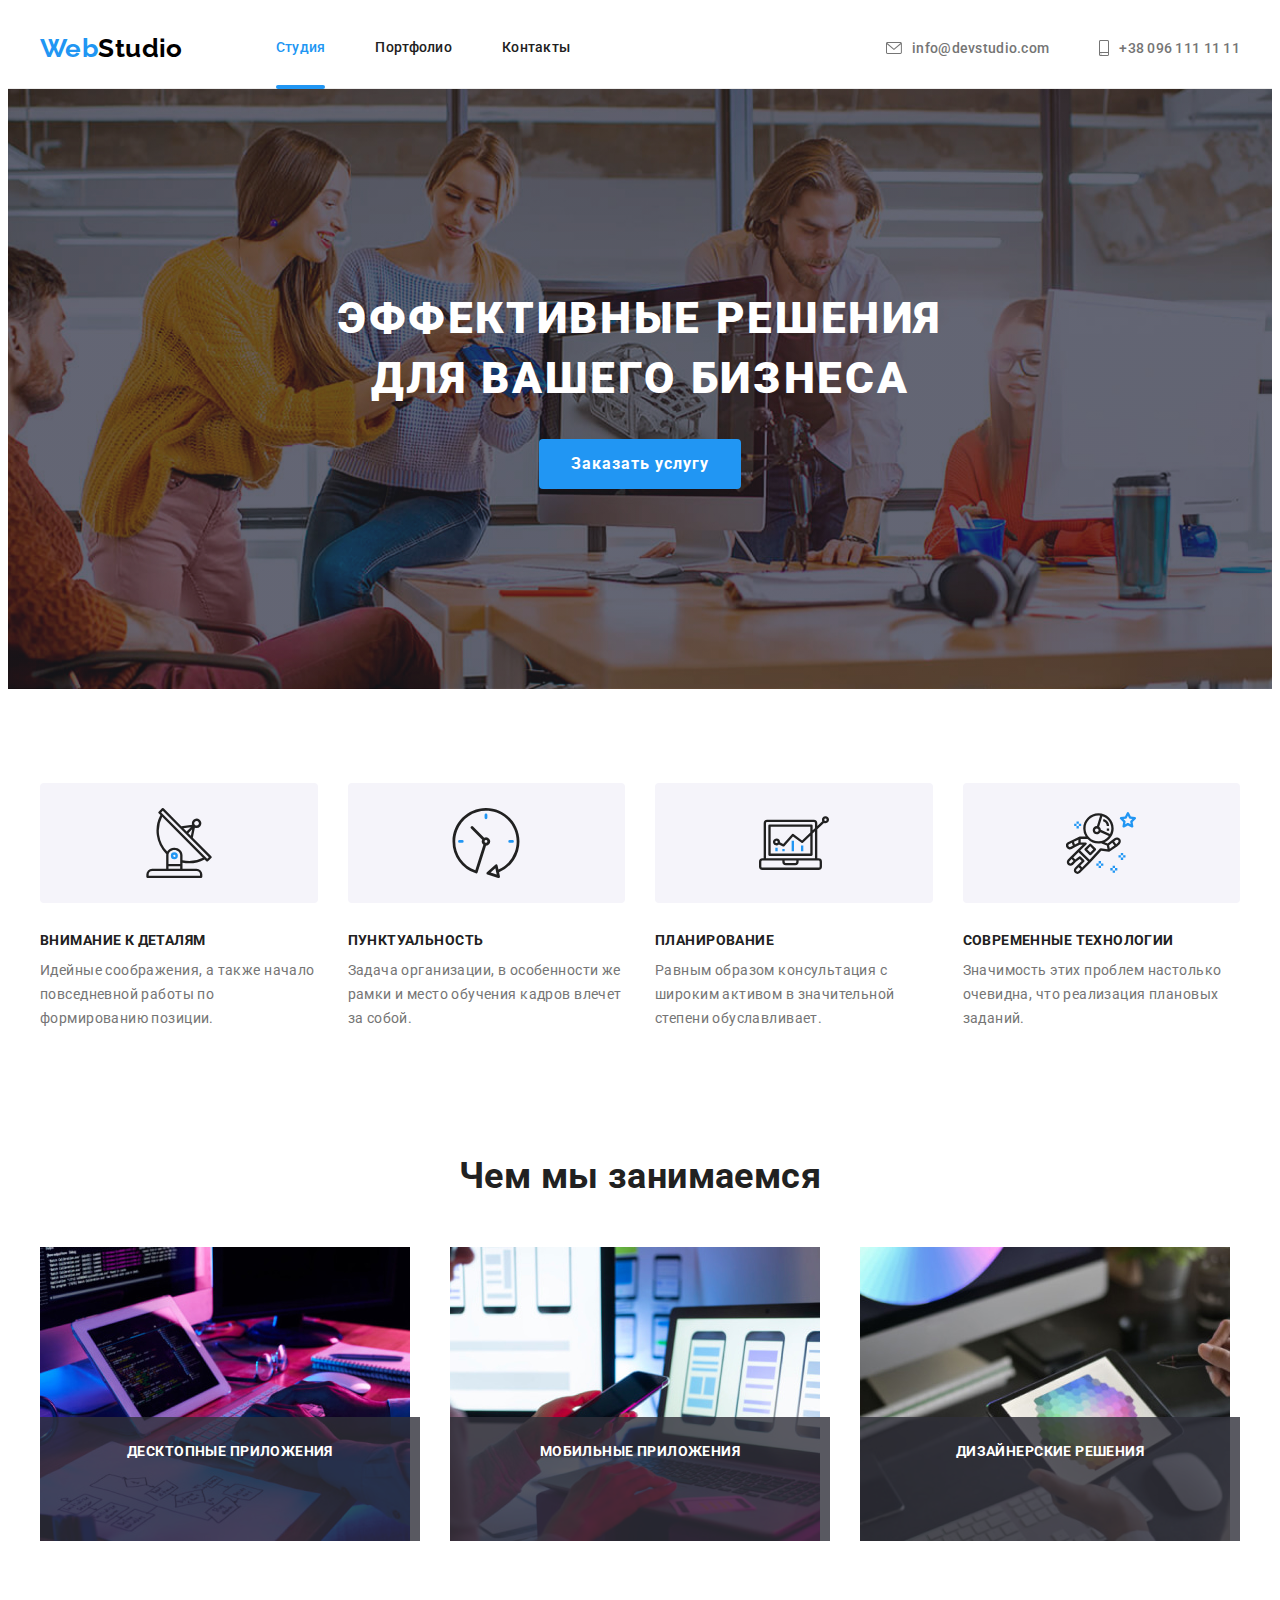
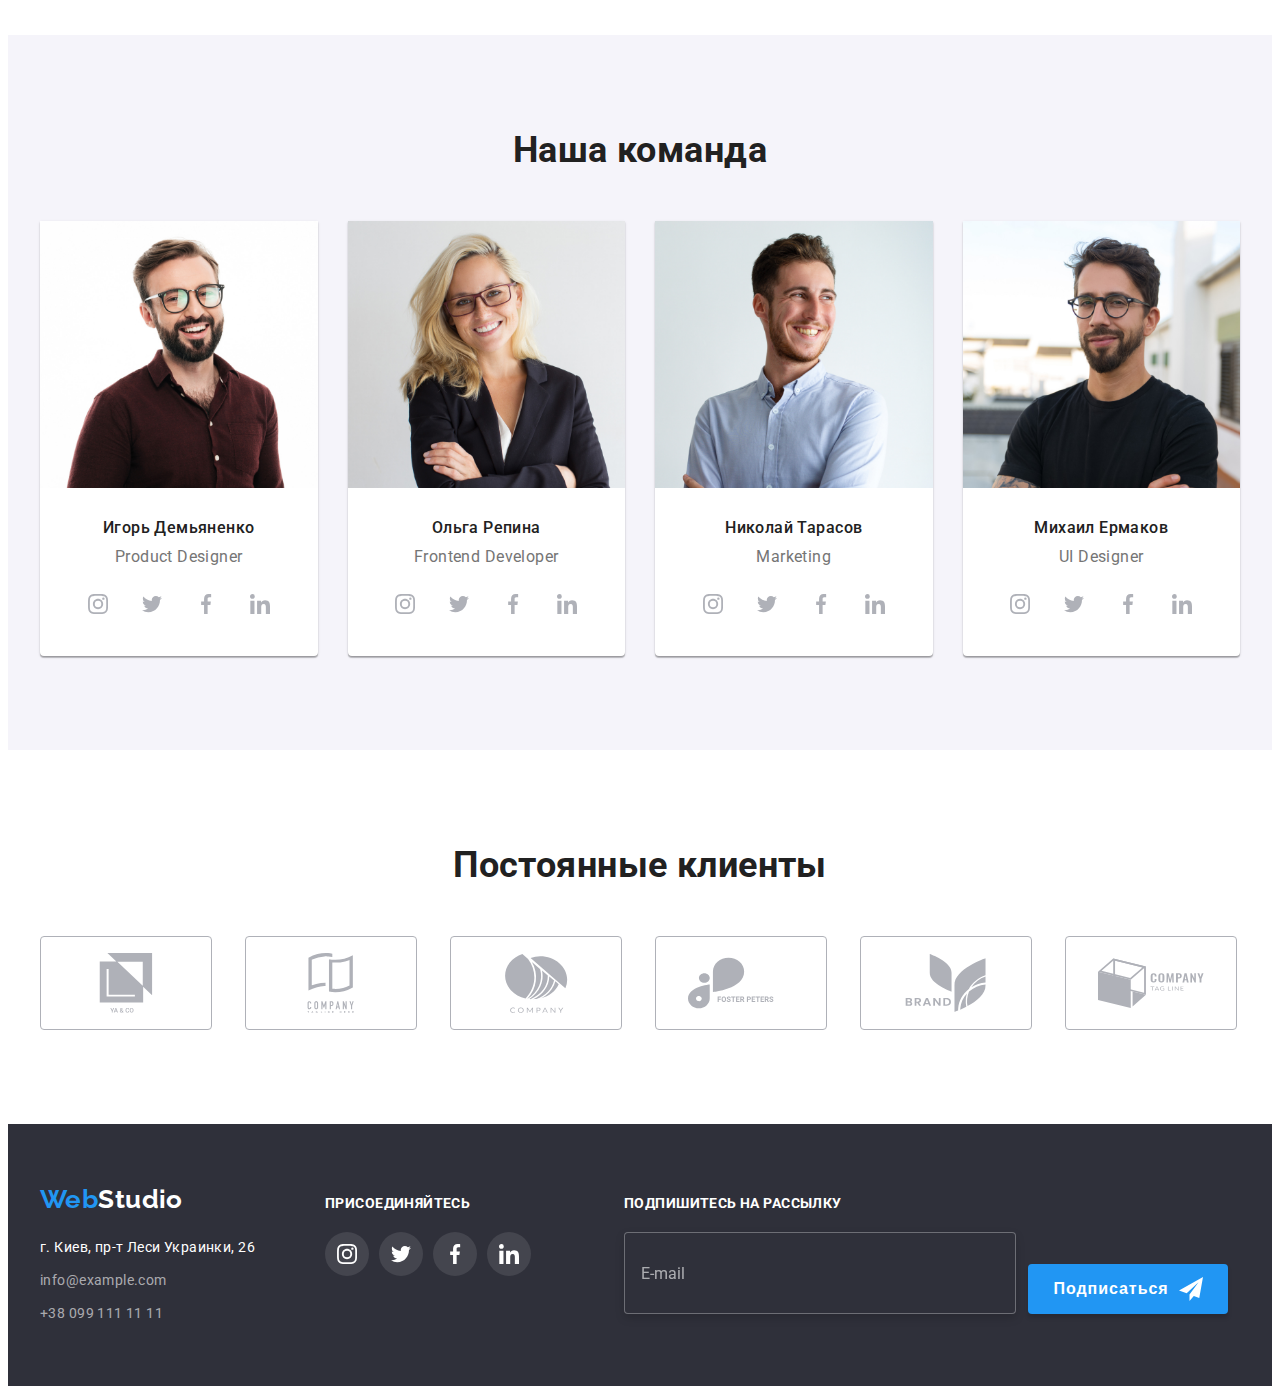
<file: index.html>
<!DOCTYPE html>
<html lang="ru">
<head>
    <meta charset="UTF-8">
    <meta http-equiv="X-UA-Compatible" content="IE=edge">
    <meta name="viewport" content="width=device-width, initial-scale=1.0">
    <meta name="viewport" content="width=device-width, initial-scale=1.0" />
    <title>WebStudio_hw8</title>
    <link rel="preconnect" href="https://fonts.googleapis.com">
    <link rel="preconnect" href="https://fonts.gstatic.com" crossorigin>
    <link href="https://fonts.googleapis.com/css2?family=Raleway:wght@700&family=Roboto:wght@400;500;700;900&display=swap"
        rel="stylesheet">
    <link rel="stylesheet" href="https://cdnjs.cloudflare.com/ajax/libs/modern-normalize/1.1.0/modern-normalize.min.css"
        integrity="sha512-wpPYUAdjBVSE4KJnH1VR1HeZfpl1ub8YT/NKx4PuQ5NmX2tKuGu6U/JRp5y+Y8XG2tV+wKQpNHVUX03MfMFn9Q=="
        crossorigin="anonymous" referrerpolicy="no-referrer" />
    <link rel="stylesheet" href="./css/main.min.css">
    
</head>
<body>
    <!-- Хедер-->
    <header class="header">
        <div class="container header__container">
            <!-- Логотип -->
            <a class="logo" href="./index.html"><span class="logo--accent">Web</span>Studio</a>
            <button class="menu-btn" type="button" aria-expanded="false" aria-controls="mobile-menu" data-menu-button>
                <svg width="40" height="40" aria-label="Переключатель мобильного меню">
                    <use class="icon-cross" href="./images/icons.svg#icon-cross"></use>
                    <use class="icon-menu" href="./images/icons.svg#icon-menu"></use>
                </svg>
            </button>
            <!--Мобильное меню -->
            <div class="mobile-menu" id="mobile-menu" data-menu>
                <nav class="mobile-nav">
                    <ul class="mobile-nav__list list">
                        <li class="mobile-nav__item">
                            <a class="mobile-nav__link link mobile-nav__link--current" href="./index.html">Студия</a>
                        </li>
                        <li class="mobile-nav__item">
                            <a class="mobile-nav__link link" href="./portfolio.html">Портфолио</a>
                        </li>
                        <li class="mobile-nav__item">
                            <a class="mobile-nav__link link" href="">Контакты</a>
                        </li>
                    </ul>
                </nav>   
                <div class="mobile-contacts">
                    <ul class="mobile-contacts__list list">
                        <li class="mobile-contacts__item">
                            <a class="mobile-contacts__phone link" href="tel:+380961111111">
                                +38 096 111 11 11 </a>
                        </li>
                        <li class="mobile-contacts__item">
                            <a class="mobile-contacts__mail link" href="mailto:info@devstudio.com">
                                info@devstudio.com
                            </a>
                        </li>
                    </ul>
                    <ul class="mobile-social list">
                        <li class="mobile-social__item">
                            <a class="mobile-social__link link" href=""> Instagram</a>
                        </li>
                        <li class="mobile-social__item">
                            <a class="mobile-social__link link" href="">Twitter</a>
                        </li>
                        <li class="mobile-social__item">
                            <a class="mobile-social__link link" href="">Facebook</a>
                        </li>
                        <li class="mobile-social__item">
                            <a class="mobile-social__link link" href="">LinkedIn</a>
                        </li>
                    </ul>
                </div>             
               
            </div>

            <!-- Обычное меню -->
            <nav class="nav">
                <ul class="nav__list list">
                    <li class="nav__item">
                        <a class="nav__link link nav__link--current" href="./index.html">Студия</a>
                    </li>
                    <li class="nav__item">
                        <a class="nav__link link" href="./portfolio.html">Портфолио</a>
                    </li>
                    <li class="nav__item">
                        <a class="nav__link link" href="">Контакты</a>
                    </li>
                </ul>
            </nav>
            <ul class="header-contacts__list list">
                <li class="header-contacts__item">
                    <a class="header-contacts__link link" href="mailto:info@devstudio.com">
                        <svg class="header-contacts__icon" width="16" height="12">
                            <use href="./images/icons.svg#icon-envelope"></use>
                        </svg>
                            info@devstudio.com
                    </a>
                </li>
                <li class="header-contacts__item">
                    <a class="header-contacts__link link" href="tel:+380961111111">
                        <svg class="header-contacts__icon" width="10" height="16">
                            <use href="./images/icons.svg#icon-smartphone"></use>
                        </svg>
                            +38 096 111 11 11
                    </a>
                </li>
            </ul>
        </div>
    </header>
    <main>
        <!-- Герой -->
        <section class="hero overlay">
            <div class="container">
                <h1 class="hero-title">Эффективные решения для вашего бизнеса</h1>
                <button class="hero-btn" type="button" data-modal-open>Заказать услугу</button>
            </div>
        </section>
        <!-- Преимущества -->
        <section class="featurs section">
            <div class="container">
                <h2 class="visually-hidden">Преимущества</h2>
                <ul class="featurs-list list">
                    <li class="featurs-item">
                        <div class="featurs-thumb">
                            <svg class="featurs-icon" width="70" height="70">
                                <use href="./images/icons.svg#icon-antenna"></use>
                            </svg>
                        </div>
                        <h3 class="featurs-title">Внимание к деталям</h3>
                        <p class="featurs-text">Идейные соображения, а также начало повседневной работы по формированию позиции.</p>
                    </li>
                    <li class="featurs-item">
                        <div class="featurs-thumb">
                            <svg class="featurs-icon" width="70" height="70">
                                <use href="./images/icons.svg#icon-clock"></use>
                            </svg>
                        </div>
                        <h3 class="featurs-title">Пунктуальность</h3>
                        <p class="featurs-text">Задача организации, в особенности же рамки и место обучения кадров влечет за собой.</p>
                    </li>
                    <li class="featurs-item">
                        <div class="featurs-thumb">
                            <svg class="featurs-icon" width="70" height="70">
                                <use href="./images/icons.svg#icon-diagram"></use>
                            </svg>
                        </div>
                        <h3 class="featurs-title">Планирование</h3>
                        <p class="featurs-text">Равным образом консультация с широким активом в значительной степени обуславливает.</p>
                    </li>
                    <li class="featurs-item">
                        <div class="featurs-thumb">
                            <svg class="featurs-icon" width="70" height="70">
                                <use href="./images/icons.svg#icon-astronaut"></use>
                            </svg>
                        </div>
                        <h3 class="featurs-title">Современные технологии</h3>
                        <p class="featurs-text">Значимость этих проблем настолько очевидна, что реализация плановых заданий.</p>
                    </li>
                </ul>
            </div>            
        </section>
        <!-- Виды деятельности -->
        <section class="activity section">
            <div class="container">
                <h2 class="title">Чем мы занимаемся</h2>
                <ul class="activity-list list">
                    <li class="activity-item">
                        <img class="activity-pic" 
                        srcset="
                        ./images/box-1.jpg 1x,
                        ./images/box-1@2x.jpg 2x"
                        src="./images/box-1.jpg" alt="Приложение на компьютере" width=370 height="294">
                        <p class="activity-text">Десктопные приложения</p>                        
                    </li>
                    <li class="activity-item activity-thumb">
                        <img class="activity-pic" 
                        srcset="
                        ./images/box-2.jpg 1x,
                        ./images/box-2@2x.jpg 2x"
                        src="./images/box-2.jpg" alt="Макеты мобильного приложения на ноутбуке" width=370
                            height="294">
                        <p class="activity-text">Мобильные приложения</p>
                    </li>
                    <li class="activity-item">
                        <img class="activity-pic" 
                        srcset="
                        ./images/box-3.jpg 1x,
                        ./images/box-3@2x.jpg 2x"
                        src="./images/box-3.jpg" alt="Цветовая палитра на планшете" width=370 height="294">
                        <p class="activity-text">Дизайнерские решения</p>
                    </li>
                </ul>
            </div>            
        </section>
        <!-- Наша команда -->
        <section class="team section">
            <div class="container">
                <h2 class="title">Наша команда</h2>
                <ul class="team__list list">
                    <li class="team__item">
                        <picture>
                        <source srcset="
                        ./images/demyanenko/demyanenko-mob.jpg 1x,
                        ./images/demyanenko/demyanenko-mob@2x.jpg 2x" 
                        media="(max-width: 767px)">
                        <source srcset="
                        ./images/demyanenko/demyanenko-desk.jpg 1x,
                        ./images/demyanenko/demyanenko-desk@2x.jpg 2x" media="(min-width: 1200px)">
                        <source srcset="
                        ./images/demyanenko/demyanenko-tab.jpg 1x,
                        ./images/demyanenko/demyanenko-tab@2x.jpg 2x" 
                        media="(min-width: 768px)">
                            
                        <img class="team__photo" src="./images/demyanenko/demyanenko-desk.jpg" alt="Фото Игорь Демьяненко" width=270 height="260">
                        </picture>
                        
                        <div class="team-box">
                            <h3 class="team__name">Игорь Демьяненко</h3>
                            <p class="team__position" lang="en">Product Designer</p>
                            <ul class="social__list list">
                                <li class="social__item">
                                    <a class="social__link link" href="">
                                        <svg class="social__icon" width=20 height="20">
                                            <use href="./images/icons.svg#icon-instagram"></use>
                                        </svg>
                                    </a>                                    
                                </li>
                                <li class="social__item">
                                    <a class="social__link link" href="">
                                        <svg class="social__icon" width=20 height="20">
                                            <use href="./images/icons.svg#icon-twitter"></use>
                                        </svg>
                                    </a>
                                </li>
                                <li class="social__item">
                                    <a class="social__link link" href="">
                                        <svg class="social__icon" width=20 height="20">
                                            <use href="./images/icons.svg#icon-facebook"></use>
                                        </svg>
                                    </a>
                                </li>
                                <li class="social__item">
                                    <a class="social__link link" href="">
                                        <svg class="social__icon" width=20 height="20">
                                            <use href="./images/icons.svg#icon-linkedin"></use>
                                        </svg>
                                    </a>
                                </li>
                            </ul>                            
                        </div>                        
                    </li>
                    <li class="team__item">
                        <picture>
                            <source srcset="
                            ./images/repina/repina-mob.jpg 1x,
                            ./images/repina/repina-mob@2x.jpg 2x" media="(max-width: 767px)">
                            <source srcset="
                            ./images/repina/repina-desk.jpg 1x,
                            ./images/repina/repina-desk@2x.jpg 2x" media="(min-width: 1200px)">
                            <source srcset="
                            ./images/repina/repina-tab.jpg 1x,
                            ./images/repina/repina-tab@2x.jpg 2x" media="(min-width: 768px)">
                        <img class="team__photo" 
                        src="./images/repina/repina-desk.jpg" alt="Фото Ольга Репина" width=270 height="260">
                        </picture>
                        <div class="team-box">
                            <h3 class="team__name">Ольга Репина</h3>
                            <p class="team__position" lang="en">Frontend Developer</p>
                            <ul class="social__list list">
                                <li class="social__item">
                                    <a class="social__link link" href="">
                                        <svg class="social__icon" width=20 height="20">
                                            <use href="./images/icons.svg#icon-instagram"></use>
                                        </svg>
                                    </a>
                                </li>
                                <li class="social__item">
                                    <a class="social__link link" href="">
                                        <svg class="social__icon" width=20 height="20">
                                            <use href="./images/icons.svg#icon-twitter"></use>
                                        </svg>
                                    </a>
                                </li>
                                <li class="social__item">
                                    <a class="social__link link" href="">
                                        <svg class="social__icon" width=20 height="20">
                                            <use href="./images/icons.svg#icon-facebook"></use>
                                        </svg>
                                    </a>
                                </li>
                                <li class="social__item">
                                    <a class="social__link link" href="">
                                        <svg class="social__icon" width=20 height="20">
                                            <use href="./images/icons.svg#icon-linkedin"></use>
                                        </svg>
                                    </a>
                                </li>
                            </ul>
                        </div>                        
                    </li>
                    <li class="team__item">
                        <picture>
                            <source srcset="
                            ./images/tarasov/tarasov-mob.jpg 1x,
                            ./images/tarasov/tarasov-mob@2x.jpg 2x" media="(max-width: 767px)">
                            <source srcset="
                            ./images/tarasov/tarasov-desk.jpg 1x,
                            ./images/tarasov/tarasov-desk@2x.jpg 2x" media="(min-width: 1200px)">
                            <source srcset="
                            ./images/tarasov/tarasov-tab.jpg 1x,
                            ./images/tarasov/tarasov-tab@2x.jpg 2x" media="(min-width: 768px)">
                        <img class="team__photo" 
                        src="./images/tarasov/tarasov-desk.jpg" alt="Фото Николай Тарасов" width=270 height="260">
                        </picture>
                        <div class="team-box">
                            <h3 class="team__name">Николай Тарасов</h3>
                            <p class="team__position" lang="en">Marketing</p>
                            <ul class="social__list list">
                                <li class="social__item">
                                    <a class="social__link link" href="">
                                        <svg class="social__icon" width=20 height="20">
                                            <use href="./images/icons.svg#icon-instagram"></use>
                                        </svg>
                                    </a>
                                </li>
                                <li class="social__item">
                                    <a class="social__link link" href="">
                                        <svg class="social__icon" width=20 height="20">
                                            <use href="./images/icons.svg#icon-twitter"></use>
                                        </svg>
                                    </a>
                                </li>
                                <li class="social__item">
                                    <a class="social__link link" href="">
                                        <svg class="social__icon" width=20 height="20">
                                            <use href="./images/icons.svg#icon-facebook"></use>
                                        </svg>
                                    </a>
                                </li>
                                <li class="social__item">
                                    <a class="social__link link" href="">
                                        <svg class="social__icon" width=20 height="20">
                                            <use href="./images/icons.svg#icon-linkedin"></use>
                                        </svg>
                                    </a>
                                </li>
                            </ul>
                        </div>                       
                    </li>
                    <li class="team__item">
                        <picture>
                            <source srcset="
                            ./images/ermakov/ermakov-mob.jpg 1x,
                            ./images/ermakov/ermakov-mob@2x.jpg 2x" media="(max-width: 767px)">
                            <source srcset="
                            ./images/ermakov/ermakov-desk.jpg 1x,
                            ./images/ermakov/ermakov-desk@2x.jpg 2x" media="(min-width: 1200px)">
                            <source srcset="
                            ./images/ermakov/ermakov-tab.jpg 1x,
                            ./images/ermakov/ermakov-tab@2x.jpg 2x" media="(min-width: 768px)">
                        <img class="team__photo" 
                        src="./images/ermakov/ermakov-desk.jpg" alt="Фото Михаил Ермаков" width=270 height="260">
                        </picture>
                        <div class="team-box">
                            <h3 class="team__name">Михаил Ермаков</h3>
                            <p class="team__position" lang="en">UI Designer</p>
                            <ul class="social__list list">
                                <li class="social__item">
                                    <a class="social__link link" href="">
                                        <svg class="social__icon" width=20 height="20">
                                            <use href="./images/icons.svg#icon-instagram"></use>
                                        </svg>
                                    </a>
                                </li>
                                <li class="social__item">
                                    <a class="social__link link" href="">
                                        <svg class="social__icon" width=20 height="20">
                                            <use href="./images/icons.svg#icon-twitter"></use>
                                        </svg>
                                    </a>
                                </li>
                                <li class="social__item">
                                    <a class="social__link link" href="">
                                        <svg class="social__icon" width=20 height="20">
                                            <use href="./images/icons.svg#icon-facebook"></use>
                                        </svg>
                                    </a>
                                </li>
                                <li class="social__item">
                                    <a class="social__link link" href="">
                                        <svg class="social__icon" width=20 height="20">
                                            <use href="./images/icons.svg#icon-linkedin"></use>
                                        </svg>
                                    </a>
                                </li>
                            </ul>
                        </div>
                       
                    </li>
                </ul>
            </div>
        </section>
        <!-- Клиенты -->
        <section class="clients section">
            <div class="container">
                <h2 class="title">Постоянные клиенты</h2>
                <ul class="clients-list list">
                    <li class="clients-item">
                        <a class="clients-link link" href="">
                            <svg class="clients-icon" width=106 height="60">
                                <use href="./images/icons.svg#icon-client-1" ></use>
                            </svg>
                        </a>
                    </li>
                    <li class="clients-item">
                        <a class="clients-link link" href="">
                            <svg class="clients-icon" width=106 height="60">
                                <use href="./images/icons.svg#icon-client-2"></use>
                            </svg>
                        </a>
                    </li>
                    <li class="clients-item">
                        <a class="clients-link link" href="">
                            <svg class="clients-icon" width=106 height="60">
                                <use href="./images/icons.svg#icon-client-3"></use>
                            </svg>
                        </a>
                    </li>
                    <li class="clients-item">
                        <a class="clients-link link" href="">
                            <svg class="clients-icon" width=106 height="60">
                                <use href="./images/icons.svg#icon-client-4"></use>
                            </svg>
                        </a>
                    </li>
                    <li class="clients-item">
                        <a class="clients-link link" href="">
                            <svg class="clients-icon" width=106 height="60">
                                <use href="./images/icons.svg#icon-client-5"></use>
                            </svg>
                        </a>
                    </li>
                    <li class="clients-item">
                        <a class="clients-link link" href="">
                            <svg class="clients-icon" width=106 height="60">
                                <use href="./images/icons.svg#icon-client-6"></use>
                            </svg>
                        </a>
                    </li>
                </ul>
                
            </div>
        </section>
    </main>
    <!-- Футер -->
    <footer class="footer">
        <div class="container footer__thumb">
            <div class="tablet__thumb">
                <div>
                    <a class="logo link" href="./index.html"><span class="logo--accent">Web</span><span
                            class="logo--light">Studio</span> </a>
                    <address class="footer__address">
                        г. Киев, пр-т Леси Украинки, 26
                        <ul class="footer-contacts__list list">
                            <li class="footer-contacts__item">
                                <a class="footer-contacts__link link" href="mailto:info@example.com">info@example.com</a>
                            </li>
                            <li class="footer-contacts__item">
                                <a class="footer-contacts__link link" href="tel:+380991111111">+38 099 111 11 11</a>
                            </li>
                        </ul>
                    </address>
                </div>
                <!-- Присоединяйтесь -->
                <div class="footer-social__unit">
                    <h2 class="footer__title"> присоединяйтесь</h2>
                    <ul class="social__list list">
                        <li class="footer-social__item">
                            <a class="footer-social__link link" href="">
                                <svg class="social__icon" width=20 height="20">
                                    <use href="./images/icons.svg#icon-instagram"></use>
                                </svg>
                            </a>
                        </li>
                        <li class="footer-social__item">
                            <a class="footer-social__link link" href="">
                                <svg class="social__icon" width=20 height="20">
                                    <use href="./images/icons.svg#icon-twitter"></use>
                                </svg>
                            </a>
                        </li>
                        <li class="footer-social__item">
                            <a class="footer-social__link link" href="">
                                <svg class="social__icon" width=20 height="20">
                                    <use href="./images/icons.svg#icon-facebook"></use>
                                </svg>
                            </a>
                        </li>
                        <li class="footer-social__item">
                            <a class="footer-social__link link" href="">
                                <svg class="social__icon" width=20 height="20">
                                    <use href="./images/icons.svg#icon-linkedin"></use>
                                </svg>
                            </a>
                        </li>
                    </ul>
                </div>
            </div>
            
            <!-- Подпешитесь -->
            <div class="signup">
                <form class="signup__form" autocomplete="on">
                    <label class="footer__title" for="email">Подпишитесь на рассылку
                        <input class="signup__mail" type="email" name="email" id="email" placeholder="E-mail">
                    </label>
                    <button class="singup__submit" type="submit">Подписаться
                        <svg class="singup__icon" width="24" height="24">
                            <use href="./images/icons.svg#icon-send"></use>
                        </svg>
                    </button>
                </form>
            </div>
        </div>        
    </footer>
    <!-- Бекдроп -->
    <div class="backdrop is-hidden" data-modal>
        <div class="modal">
            <button class="modal-btn" data-modal-close>
                <svg class="close" width="18" height="18">
                    <use href="./images/icons.svg#icon-close"></use>
                </svg>
            </button>
            <p class="modal-title">Оставьте свои данные, мы вам перезвоним</p>
            <form class="modal-form">
                <label class="modal-label" for="name">Имя</label>
                <span class="input-unit">
                    <input class="modal-input" type="text" name="name" id="name" placeholder=" ">
                    <svg class="modal-icon" width="18" height="18">
                        <use href="./images/icons.svg#icon-person-black-18dp-1"></use>
                    </svg>
                </span> 
                    
                <label class="modal-label" for="tel">Телефон</label>
                <span class="input-unit">
                    <input  class="modal-input" type="tel" name="tel" id="tel" placeholder=" ">
                    <svg class="modal-icon" width="18" height="18">
                        <use href="./images/icons.svg#icon-phone-black-18dp-1"></use>
                    </svg>
                </span>
                    
                <label class="modal-label" for="mail">Почта</label>
                <span class="input-unit">
                    <input  class="modal-input" type="email" name="mail" id="mail" placeholder=" ">
                    <svg class="modal-icon" width="18" height="18">
                        <use href="./images/icons.svg#icon-email-black-18dp-1"></use>
                    </svg>
                </span>
                    
                <label class="modal-label" for="comment">Комментарий</label>
                <textarea  class="modal-input texterea" name="comment" id="comment" cols="30" rows="10" placeholder="Введите текст"></textarea>
                
                
                <label class="checkbox-label" for="checkbox">
                    <input class="checkbox" type="checkbox" name="checkbox" id="checkbox">
                    <span class="checkbox-icon"></span>
                    Соглашаюсь с рассылкой и принимаю <a class="checkbox-link link" href="">  Условия договора</a>
                </label>
                
                <button class="modal-submit" type="submit"> Отправить
                </button>
            </form>
        </div>
    </div>
    <!-- Мобильное меню -->
    <!-- <div class="backdrop is-hidden" data-modal>
        <div class="modal">
            <button class="modal-btn" data-modal-close>
                <svg class="close" width="18" height="18">
                    <use href="./images/icons.svg#icon-close"></use>
                </svg>
            </button>            
        </div>
    </div> -->
    
    <script src="./js/modal.js"></script>
    <script src="./js/mobile-menu.js"></script>
</body>
</html>
</file>
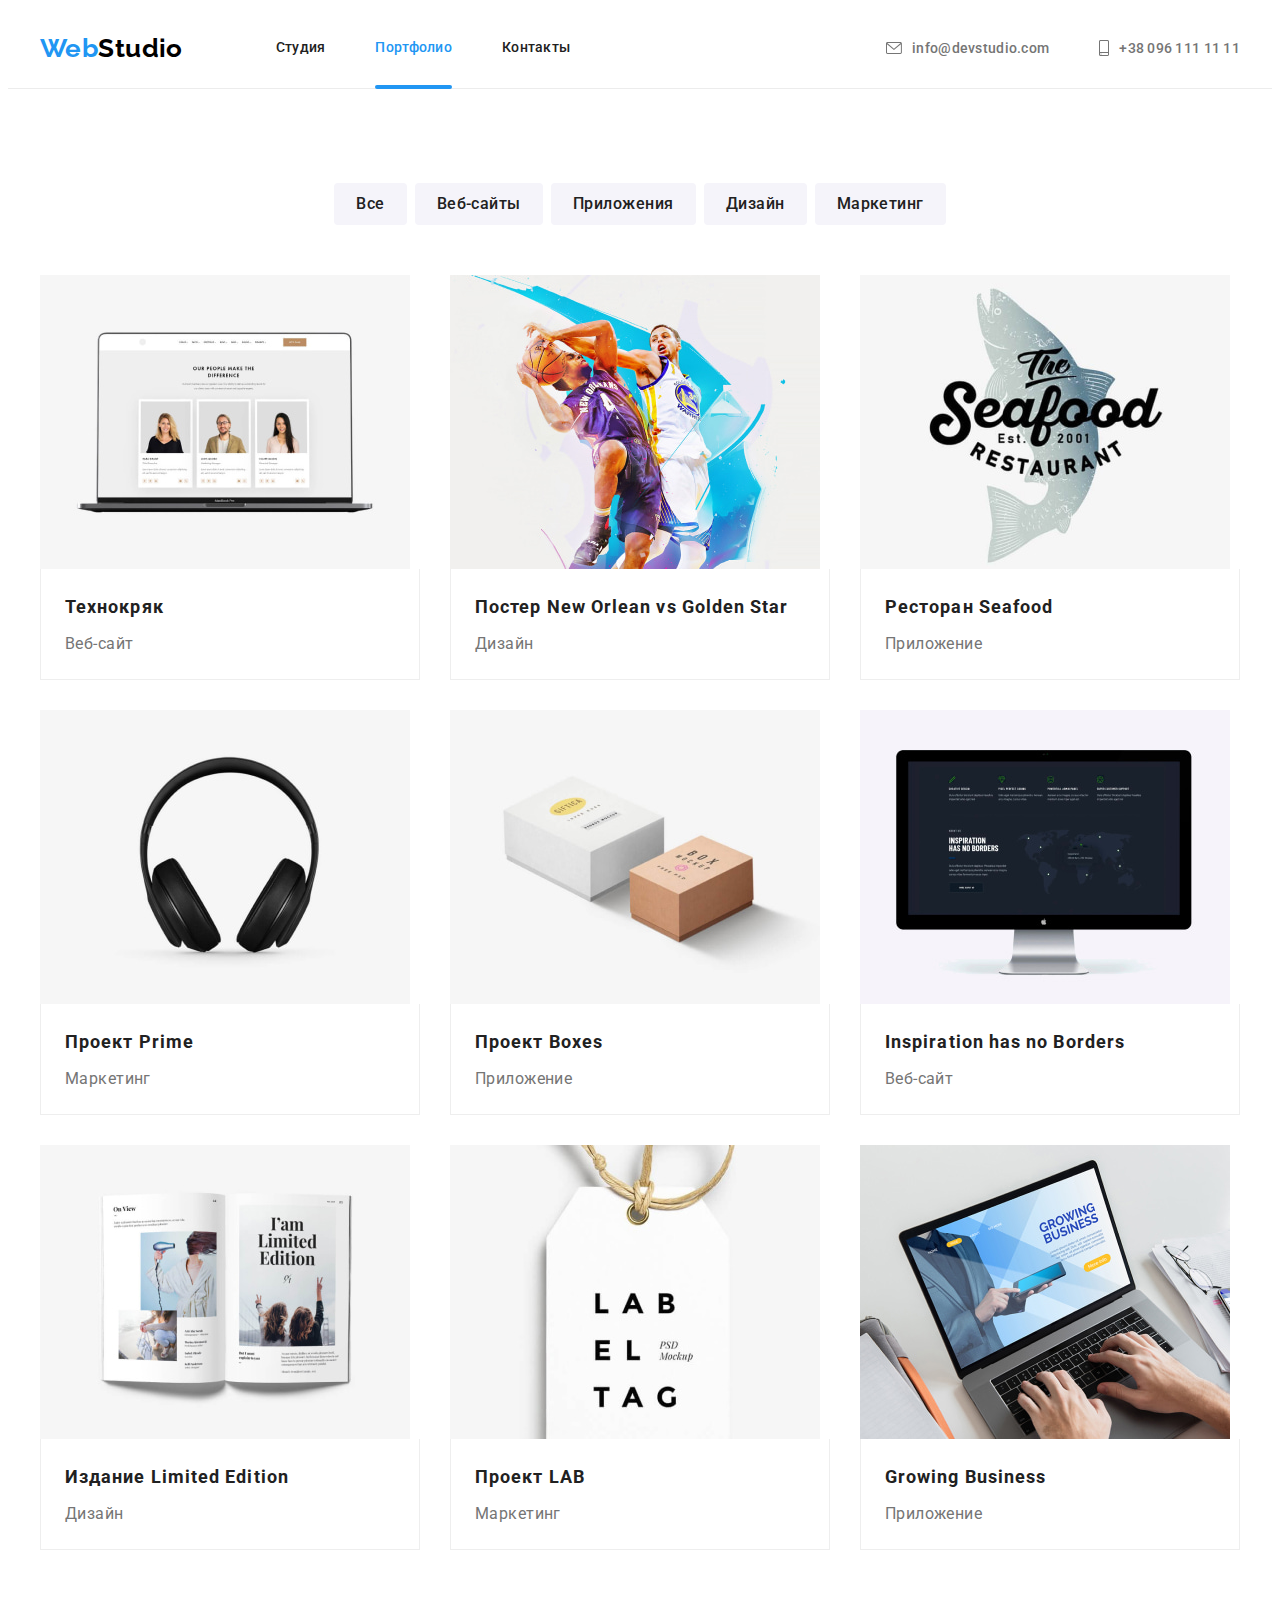
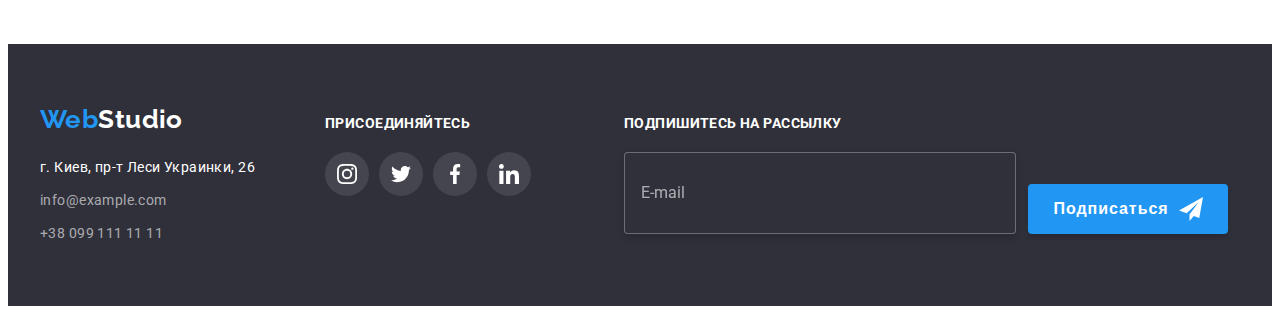
<file: portfolio.html>
<!DOCTYPE html>
<html lang="ru">

<head>
    <meta charset="UTF-8">
    <meta http-equiv="X-UA-Compatible" content="IE=edge">
    <meta name="viewport" content="width=device-width, initial-scale=1.0">
    <title>WebStudio_hw8</title>
    <link rel="preconnect" href="https://fonts.googleapis.com">
    <link rel="preconnect" href="https://fonts.gstatic.com" crossorigin>
    <link
        href="https://fonts.googleapis.com/css2?family=Raleway:wght@700&family=Roboto:wght@400;500;700;900&display=swap"
        rel="stylesheet">
    <link rel="stylesheet" href="https://cdnjs.cloudflare.com/ajax/libs/modern-normalize/1.1.0/modern-normalize.min.css"
        integrity="sha512-wpPYUAdjBVSE4KJnH1VR1HeZfpl1ub8YT/NKx4PuQ5NmX2tKuGu6U/JRp5y+Y8XG2tV+wKQpNHVUX03MfMFn9Q=="
        crossorigin="anonymous" referrerpolicy="no-referrer" />
    <link rel="stylesheet" href="./css/main.min.css">

</head>

<body>
    <!-- Хедер-->
    <header class="header">
        <div class="container header__container">
            <!-- Логотип -->
            <a class="logo" href="./index.html"><span class="logo--accent">Web</span>Studio</a>
            <button class="menu-btn" type="button" aria-expanded="false" aria-controls="mobile-menu" data-menu-button>
                <svg width="40" height="40" aria-label="Переключатель мобильного меню">
                    <use class="icon-cross" href="./images/icons.svg#icon-cross"></use>
                    <use class="icon-menu" href="./images/icons.svg#icon-menu"></use>
                </svg>
            </button>
            <!--Мобильное меню -->
            <div class="mobile-menu" id="mobile-menu" data-menu>
                <nav class="mobile-nav">
                    <ul class="mobile-nav__list list">
                        <li class="mobile-nav__item">
                            <a class="mobile-nav__link link " href="./index.html">Студия</a>
                        </li>
                        <li class="mobile-nav__item">
                            <a class="mobile-nav__link link mobile-nav__link--current" href="./portfolio.html">Портфолио</a>
                        </li>
                        <li class="mobile-nav__item">
                            <a class="mobile-nav__link link" href="">Контакты</a>
                        </li>
                    </ul>
                </nav>
                <div class="mobile-contacts">
                    <ul class="mobile-contacts__list list">
                        <li class="mobile-contacts__item">
                            <a class="mobile-contacts__phone link" href="tel:+380961111111">
                                +38 096 111 11 11
                        </li>
                        <li class="mobile-contacts__item">
                            <a class="mobile-contacts__mail link" href="mailto:info@devstudio.com">
                                info@devstudio.com
                            </a>
                        </li>
                    </ul>
                    <ul class="mobile-social list">
                        <li class="mobile-social__item">
                            <a class="mobile-social__link link" href=""> Instagram</a>
                        </li>
                        <li class="mobile-social__item">
                            <a class="mobile-social__link link" href="">Twitter</a>
                        </li>
                        <li class="mobile-social__item">
                            <a class="mobile-social__link link" href="">Facebook</a>
                        </li>
                        <li class="mobile-social__item">
                            <a class="mobile-social__link link" href="">LinkedIn</a>
                        </li>
                    </ul>
                </div>
    
            </div>
    
            <!-- Обычное меню -->
            <nav class="nav">
                <ul class="nav__list list">
                    <li class="nav__item">
                        <a class="nav__link link " href="./index.html">Студия</a>
                    </li>
                    <li class="nav__item">
                        <a class="nav__link link nav__link--current" href="./portfolio.html">Портфолио</a>
                    </li>
                    <li class="nav__item">
                        <a class="nav__link link" href="">Контакты</a>
                    </li>
                </ul>
            </nav>
            <ul class="header-contacts__list list">
                <li class="header-contacts__item">
                    <a class="header-contacts__link link" href="mailto:info@devstudio.com">
                        <svg class="header-contacts__icon" width="16" height="12">
                            <use href="./images/icons.svg#icon-envelope"></use>
                        </svg>
                        info@devstudio.com
                    </a>
                </li>
                <li class="header-contacts__item">
                    <a class="header-contacts__link link" href="tel:+380961111111">
                        <svg class="header-contacts__icon" width="10" height="16">
                            <use href="./images/icons.svg#icon-smartphone"></use>
                        </svg>
                        +38 096 111 11 11
                    </a>
                </li>
            </ul>
        </div>
    </header>
    <main>
        <section class="projects section">
            <div class="container">
                <h1 hidden>Наши проекты</h1>
                <ul class="filter-list list">
                    <li class="filter-item"><button class="filter-btn" type="button">Все</button></li>
                    <li class="filter-item"><button class="filter-btn" type="button">Веб-сайты</button></li>
                    <li class="filter-item"><button class="filter-btn" type="button">Приложения</button></li>
                    <li class="filter-item"><button class="filter-btn" type="button">Дизайн</button></li>
                    <li class="filter-item"><button class="filter-btn" type="button">Маркетинг</button></li>
                </ul>
                
                <ul class="projects-list list">
                    <li class="projects-item">
                        <a class="projects-link link" href="">
                            <div class="project-thumb">
                                <picture>
                                    <source srcset="
                                    ./images/portfolio/project-1-mob.jpg 1x,
                                    ./images/portfolio/project-1-mob@2x.jpg 2x" media="(max-width: 767px)">
                                    <source srcset="
                                    ./images/portfolio/project-1-desk.jpg 1x,
                                    ./images/portfolio/project-1-desk@2x.jpg 2x" media="(min-width: 1200px)">
                                    <source srcset="
                                    ./images/portfolio/project-1-tab.jpg 1x,
                                    ./images/portfolio/project-1-tab@2x.jpg 2x" media="(min-width: 768px)">
                                
                                    <img class="projects-pic" src="./images/portfolio/project-1-desk.jpg"
                                        alt="ноутбук с загруженой страницей сайта компании">
                                </picture>
                                
                                <p class="project-discription">
                                    Ресурс предлагает комплексные предложения с разным уровнем функционала и сервисов. Все это позволит посетителю
                                    получить
                                    исчерпывающие сведения о компании или частном лице.
                                </p>
                            </div>                            
                            <div class="project-content">
                                <h2 class="projects-title">
                                    Технокряк
                                </h2>
                                <p class="projects-text">
                                    Веб-сайт
                                </p>
                            </div>
                        </a>
                    </li>
                    <li class="projects-item">
                        <a class="projects-link" href="">
                            <div class="project-thumb">
                                <picture>
                                    <source srcset="
                                    ./images/portfolio/project-2-mob.jpg 1x,
                                    ./images/portfolio/project-2-mob@2x.jpg 2x" media="(max-width: 767px)">
                                    <source srcset="
                                    ./images/portfolio/project-2-desk.jpg 1x,
                                    ./images/portfolio/project-2-desk@2x.jpg 2x" media="(min-width: 1200px)">
                                    <source srcset="
                                    ./images/portfolio/project-2-tab.jpg 1x,
                                    ./images/portfolio/project-2-tab@2x.jpg 2x" media="(min-width: 768px)">
                                    <img class="projects-pic" src="./images/portfolio/project-2-desk.jpg" alt="борьба баскетболистов за мяч">
                                </picture>
                                    <p class="project-discription">
                                    Ресурс предлагает комплексные предложения с разным уровнем функционала и сервисов. Все это позволит посетителю
                                    получить
                                    исчерпывающие сведения о компании или частном лице.
                                </p>
                            </div>                            
                            <div class="project-content">
                                <h2 class="projects-title">
                                    Постер New Orlean vs Golden Star
                                </h2>
                                <p class="projects-text">
                                    Дизайн
                                </p>
                            </div>
                
                        </a>
                    </li>
                    <li class="projects-item">
                        <a class="projects-link" href="">
                            <div class="project-thumb">
                                <picture>
                                    <source srcset="
                                    ./images/portfolio/project-3-mob.jpg 1x,
                                    ./images/portfolio/project-3-mob@2x.jpg 2x" media="(max-width: 767px)">
                                    <source srcset="
                                    ./images/portfolio/project-3-desk.jpg 1x,
                                    ./images/portfolio/project-3-desk@2x.jpg 2x" media="(min-width: 1200px)">
                                    <source srcset="
                                    ./images/portfolio/project-3-tab.jpg 1x,
                                    ./images/portfolio/project-3-tab@2x.jpg 2x" media="(min-width: 768px)">

                                <img class="projects-pic" src="./images/portfolio/project-3-desk.jpg" alt="логотип ресторана">
                                </picture>
                                <p class="project-discription">
                                    Ресурс предлагает комплексные предложения с разным уровнем функционала и сервисов. Все это позволит посетителю
                                    получить
                                    исчерпывающие сведения о компании или частном лице.
                                </p>
                            </div>                            
                            <div class="project-content">
                                <h2 class="projects-title">
                                    Ресторан Seafood
                                </h2>
                                <p class="projects-text">
                                    Приложение
                                </p>
                            </div>
                        </a>
                    </li>
                    <li class="projects-item">
                        <a class="projects-link" href="">
                            <div class="project-thumb">
                                <picture>
                                    <source srcset="
                                    ./images/portfolio/project-4-mob.jpg 1x,
                                    ./images/portfolio/project-4-mob@2x.jpg 2x" media="(max-width: 767px)">
                                    <source srcset="
                                    ./images/portfolio/project-4-desk.jpg 1x,
                                    ./images/portfolio/project-4-desk@2x.jpg 2x" media="(min-width: 1200px)">
                                    <source srcset="
                                    ./images/portfolio/project-4-tab.jpg 1x,
                                    ./images/portfolio/project-4-tab@2x.jpg 2x" media="(min-width: 768px)">

                                <img class="projects-pic" src="./images/portfolio/project-4-desk.jpg" alt="черные наушники">
                                </picture>
                                <p class="project-discription">
                                    Ресурс предлагает комплексные предложения с разным уровнем функционала и сервисов. Все это позволит посетителю
                                    получить
                                    исчерпывающие сведения о компании или частном лице.
                                </p>
                            </div>                            
                            <div class="project-content">
                                <h2 class="projects-title">
                                    Проект Prime
                                </h2>
                                <p class="projects-text">
                                    Маркетинг
                                </p>
                            </div>
                        </a>
                    </li>
                    <li class="projects-item">
                        <a class="projects-link" href="">
                            <div class="project-thumb">
                                <picture>
                                    <source srcset="
                                    ./images/portfolio/project-5-mob.jpg 1x,
                                    ./images/portfolio/project-5-mob@2x.jpg 2x" media="(max-width: 767px)">
                                    <source srcset="
                                    ./images/portfolio/project-5-desk.jpg 1x,
                                    ./images/portfolio/project-5-desk@2x.jpg 2x" media="(min-width: 1200px)">
                                    <source srcset="
                                    ./images/portfolio/project-5-tab.jpg 1x,
                                    ./images/portfolio/project-5-tab@2x.jpg 2x" media="(min-width: 768px)">

                                <img class="projects-pic" src="./images/portfolio/project-5-desk.jpg" alt="две коробочки">
                                </picture>
                                <p class="project-discription">
                                    Ресурс предлагает комплексные предложения с разным уровнем функционала и сервисов. Все это позволит посетителю
                                    получить
                                    исчерпывающие сведения о компании или частном лице.
                                </p>
                            </div>                            
                            <div class="project-content">
                                <h2 class="projects-title">
                                    Проект Boxes
                                </h2>
                                <p class="projects-text">
                                    Приложение
                                </p>
                            </div>
                        </a>
                    </li>
                    <li class="projects-item">
                        <a class="projects-link" href="">
                            <div class="project-thumb">
                                <picture>
                                    <source srcset="
                                    ./images/portfolio/project-6-mob.jpg 1x,
                                    ./images/portfolio/project-6-mob@2x.jpg 2x" media="(max-width: 767px)">
                                    <source srcset="
                                    ./images/portfolio/project-6-desk.jpg 1x,
                                    ./images/portfolio/project-6-desk@2x.jpg 2x" media="(min-width: 1200px)">
                                    <source srcset="
                                    ./images/portfolio/project-6-tab.jpg 1x,
                                    ./images/portfolio/project-6-tab@2x.jpg 2x" media="(min-width: 768px)">

                                <img class="projects-pic" src="./images/portfolio/project-6-desk.jpg" alt="компьютер со страницей сайта">
                                </picture>
                                <p class="project-discription">
                                    Ресурс предлагает комплексные предложения с разным уровнем функционала и сервисов. Все это позволит посетителю
                                    получить
                                    исчерпывающие сведения о компании или частном лице.
                                </p>
                            </div>                            
                            <div class="project-content">
                                <h2 class="projects-title">
                                    Inspiration has no Borders
                                </h2>
                                <p class="projects-text">
                                    Веб-сайт
                                </p>
                            </div>
                        </a>
                    </li>
                    <li class="projects-item">
                        <a class="projects-link" href="">
                            <div class="project-thumb">
                                <picture>
                                    <source srcset="
                                    ./images/portfolio/project-7-mob.jpg 1x,
                                    ./images/portfolio/project-7-mob@2x.jpg 2x" media="(max-width: 767px)">
                                    <source srcset="
                                    ./images/portfolio/project-7-desk.jpg 1x,
                                    ./images/portfolio/project-7-desk@2x.jpg 2x" media="(min-width: 1200px)">
                                    <source srcset="
                                    ./images/portfolio/project-7-tab.jpg 1x,
                                    ./images/portfolio/project-7-tab@2x.jpg 2x" media="(min-width: 768px)">

                                <img class="projects-pic" src="./images/portfolio/project-7-desk.jpg" alt="разворот книги с иллюстрациями">
                                </picture>
                                <p class="project-discription">
                                    Ресурс предлагает комплексные предложения с разным уровнем функционала и сервисов. Все это позволит посетителю
                                    получить
                                    исчерпывающие сведения о компании или частном лице.
                                </p>
                            </div>                           
                            <div class="project-content">
                                <h2 class="projects-title">
                                    Издание Limited Edition
                                </h2>
                                <p class="projects-text">
                                    Дизайн
                                </p>
                            </div>
                        </a>
                    </li>
                    <li class="projects-item">
                        <a class="projects-link" href="">
                            <div class="project-thumb">
                                <picture>
                                    <source srcset="
                                    ./images/portfolio/project-8-mob.jpg 1x,
                                    ./images/portfolio/project-8-mob@2x.jpg 2x" media="(max-width: 767px)">
                                    <source srcset="
                                    ./images/portfolio/project-8-desk.jpg 1x,
                                    ./images/portfolio/project-8-desk@2x.jpg 2x" media="(min-width: 1200px)">
                                    <source srcset="
                                    ./images/portfolio/project-8-tab.jpg 1x,
                                    ./images/portfolio/project-8-tab@2x.jpg 2x" media="(min-width: 768px)">

                                <img class="projects-pic" src="./images/portfolio/project-8-desk.jpg" alt="этикетка с логотипом компании">
                                </picture>
                                <p class="project-discription">
                                    Ресурс предлагает комплексные предложения с разным уровнем функционала и сервисов. Все это позволит посетителю
                                    получить
                                    исчерпывающие сведения о компании или частном лице.
                                </p>
                            </div>                            
                            <div class="project-content">
                                <h2 class="projects-title">
                                    Проект LAB
                                </h2>
                                <p class="projects-text">
                                    Маркетинг
                                </p>
                            </div>
                        </a>
                    </li>
                    <li class="projects-item">
                        <a class="projects-link" href="">
                            <div class="project-thumb">
                                <picture>
                                    <source srcset="
                                    ./images/portfolio/project-9-mob.jpg 1x,
                                    ./images/portfolio/project-9-mob@2x.jpg 2x" media="(max-width: 767px)">
                                    <source srcset="
                                    ./images/portfolio/project-9-desk.jpg 1x,
                                    ./images/portfolio/project-9-desk@2x.jpg 2x" media="(min-width: 1200px)">
                                    <source srcset="
                                    ./images/portfolio/project-9-tab.jpg 1x,
                                    ./images/portfolio/project-9-tab@2x.jpg 2x" media="(min-width: 768px)">

                                <img class="projects-pic" src="./images/portfolio/project-9-desk.jpg" alt="ноутбук со страницей сайта компании">
                                </picture>
                                <p class="project-discription">
                                    Ресурс предлагает комплексные предложения с разным уровнем функционала и сервисов. Все это позволит посетителю
                                    получить
                                    исчерпывающие сведения о компании или частном лице.
                                </p>
                            </div>                            
                            <div class="project-content">
                                <h2 class="projects-title">
                                    Growing Business
                                </h2>
                                <p class="projects-text">
                                    Приложение
                                </p>
                            </div>
                        </a>
                    </li>
                </ul>
            </div>
            
        </section>

    </main>
    <!-- Футер -->
    <footer class="footer">
        <div class="container footer__thumb">
            <div class="tablet__thumb">
                <div>
                    <a class="logo link" href="./index.html"><span class="logo--accent">Web</span><span
                            class="logo--light">Studio</span> </a>
                    <address class="footer__address">
                        г. Киев, пр-т Леси Украинки, 26
                        <ul class="footer-contacts__list list">
                            <li class="footer-contacts__item">
                                <a class="footer-contacts__link link" href="mailto:info@example.com">info@example.com</a>
                            </li>
                            <li class="footer-contacts__item">
                                <a class="footer-contacts__link link" href="tel:+380991111111">+38 099 111 11 11</a>
                            </li>
                        </ul>
                    </address>
                </div>
                <!-- Присоединяйтесь -->
                <div class="footer-social__unit">
                    <h2 class="footer__title"> присоединяйтесь</h2>
                    <ul class="social__list list">
                        <li class="footer-social__item">
                            <a class="footer-social__link link" href="">
                                <svg class="social__icon" width=20 height="20">
                                    <use href="./images/icons.svg#icon-instagram"></use>
                                </svg>
                            </a>
                        </li>
                        <li class="footer-social__item">
                            <a class="footer-social__link link" href="">
                                <svg class="social__icon" width=20 height="20">
                                    <use href="./images/icons.svg#icon-twitter"></use>
                                </svg>
                            </a>
                        </li>
                        <li class="footer-social__item">
                            <a class="footer-social__link link" href="">
                                <svg class="social__icon" width=20 height="20">
                                    <use href="./images/icons.svg#icon-facebook"></use>
                                </svg>
                            </a>
                        </li>
                        <li class="footer-social__item">
                            <a class="footer-social__link link" href="">
                                <svg class="social__icon" width=20 height="20">
                                    <use href="./images/icons.svg#icon-linkedin"></use>
                                </svg>
                            </a>
                        </li>
                    </ul>
                </div>
            </div>
    
            <!-- Подпешитесь -->
            <div class="signup">
                <form class="signup__form" autocomplete="on">
                    <label class="footer__title" for="email">Подпишитесь на рассылку
                        <input class="signup__mail" type="email" name="email" id="email" placeholder="E-mail">
                    </label>
                    <button class="singup__submit" type="submit">Подписаться
                        <svg class="singup__icon" width="24" height="24">
                            <use href="./images/icons.svg#icon-send"></use>
                        </svg>
                    </button>
                </form>
            </div>
        </div>
    </footer>
    <script src="./js/mobile-menu.js"></script>
</body>

</html>
</file>
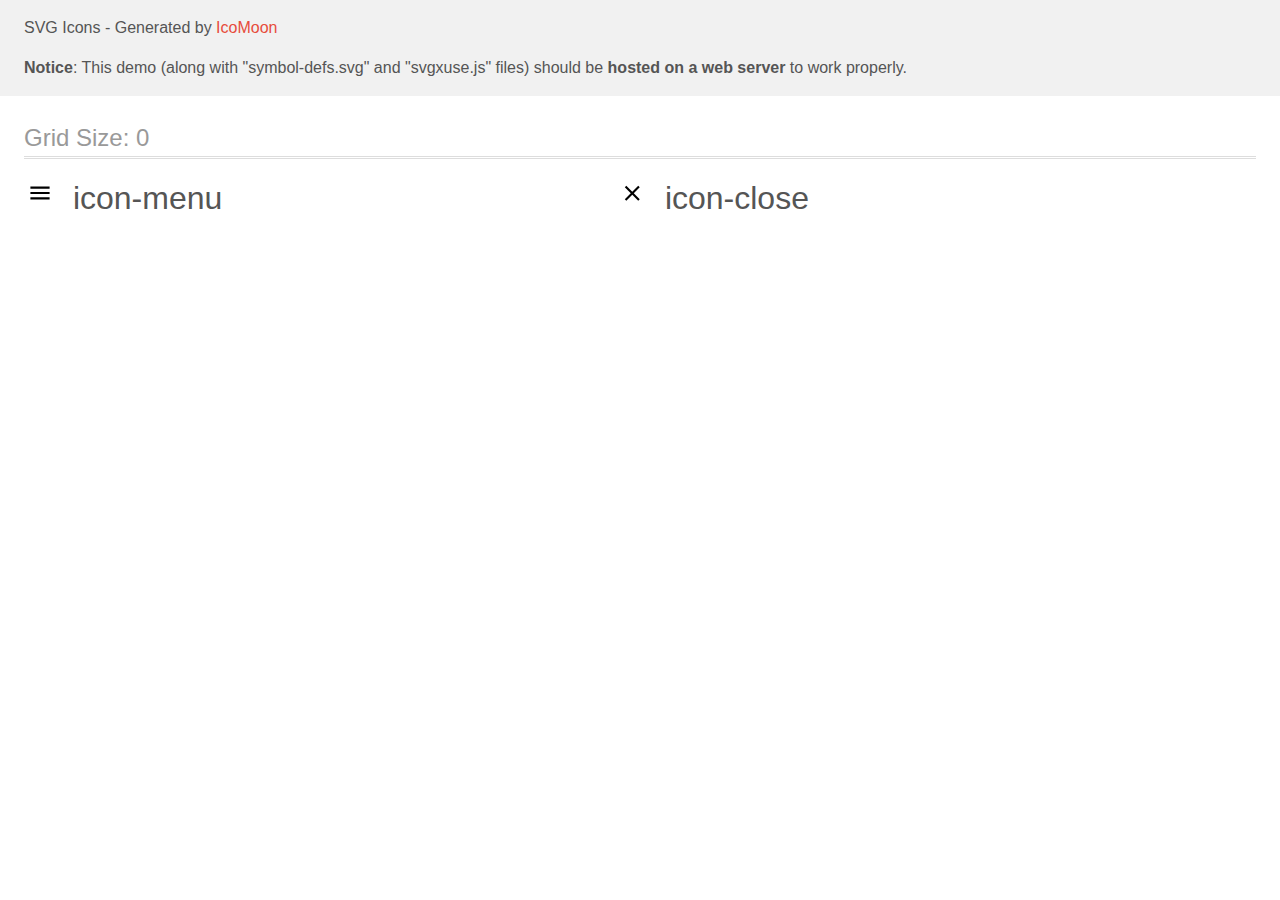
<file: images/demo-external-svg.html>
<!doctype html>
<html>
<head>
    <title>IcoMoon - SVG Icons</title>
    <meta charset="utf-8">
    <meta name="viewport" content="width=device-width, initial-scale=1">
    <link rel="stylesheet" href="demo-files/demo.css">
    <link rel="stylesheet" href="style.css">
</head>
<body>
<header class="bgc1 clearfix">
<div class="mhl">
    <p>SVG Icons - Generated by <a href="https://icomoon.io/app">IcoMoon</a></p><p><strong>Notice</strong>: This demo (along with "symbol-defs.svg" and "svgxuse.js" files) should be <b>hosted on a web server</b> to work properly.</p>
</div>
</header>
    <div class="clearfix mhl ptl">
        <h1 class="mvm mtn fgc1">Grid Size: 0</h1>
        <div class="glyph fs1">
            <div class="clearfix pbs">
                <svg class="icon icon-menu"><use xlink:href="symbol-defs.svg#icon-menu"></use></svg><span class="name"> icon-menu</span>
            </div>
        </div>
        <div class="glyph fs1">
            <div class="clearfix pbs">
                <svg class="icon icon-close"><use xlink:href="symbol-defs.svg#icon-close"></use></svg><span class="name"> icon-close</span>
            </div>
        </div>
  </div>
<script defer src="svgxuse.js"></script>
</body>
</html>
</file>
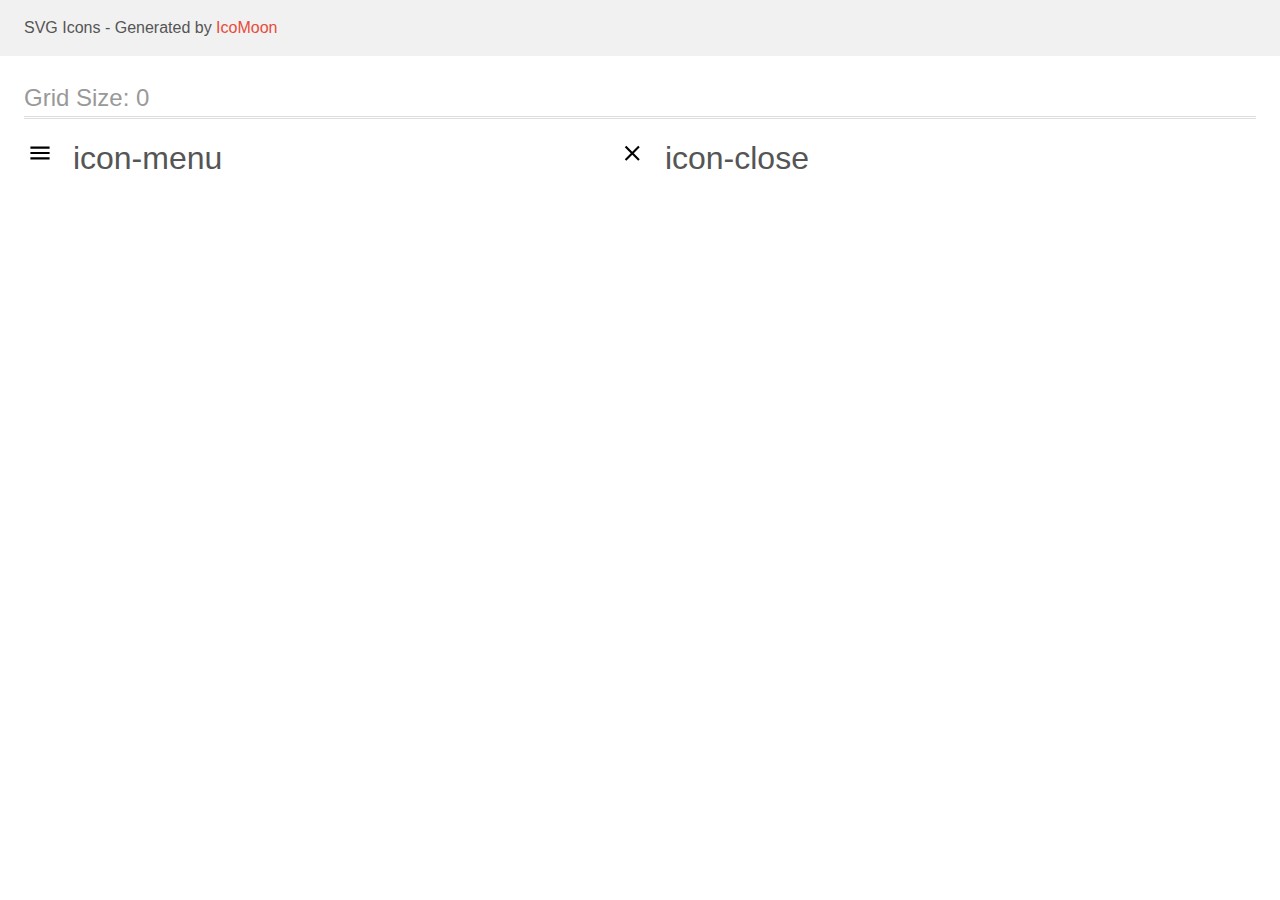
<file: images/demo.html>
<!doctype html>
<html>
<head>
    <title>IcoMoon - SVG Icons</title>
    <meta charset="utf-8">
    <meta name="viewport" content="width=device-width, initial-scale=1">
    <link rel="stylesheet" href="demo-files/demo.css">
    <link rel="stylesheet" href="style.css">
</head>
<body>
<svg aria-hidden="true" style="position: absolute; width: 0; height: 0; overflow: hidden;" version="1.1" xmlns="http://www.w3.org/2000/svg" xmlns:xlink="http://www.w3.org/1999/xlink">
<defs>
<symbol id="icon-menu" viewBox="0 0 32 32">
<path d="M6.4 11.734v-2.134h19.2v2.134h-19.2zM6.4 17.066h19.2v-2.133h-19.2v2.133zM6.4 22.4h19.2v-2.134h-19.2v2.134z"></path>
</symbol>
<symbol id="icon-close" viewBox="0 0 32 32">
<path d="M23.734 10.304l-1.504-1.504-5.963 5.962-5.962-5.962-1.504 1.504 5.962 5.962-5.962 5.963 1.504 1.504 5.962-5.963 5.963 5.963 1.504-1.504-5.963-5.963 5.963-5.962z"></path>
</symbol>
</defs>
</svg>

<header class="bgc1 clearfix">
<div class="mhl">
    <p>SVG Icons - Generated by <a href="https://icomoon.io/app">IcoMoon</a></p>
</div>
</header>
    <div class="clearfix mhl ptl">
        <h1 class="mvm mtn fgc1">Grid Size: 0</h1>
        <div class="glyph fs1">
            <div class="clearfix pbs">
                <svg class="icon icon-menu"><use xlink:href="#icon-menu"></use></svg><span class="name"> icon-menu</span>
            </div>
        </div>
        <div class="glyph fs1">
            <div class="clearfix pbs">
                <svg class="icon icon-close"><use xlink:href="#icon-close"></use></svg><span class="name"> icon-close</span>
            </div>
        </div>
  </div>
<script defer src="svgxuse.js"></script>
</body>
</html>
</file>
<file: images/demo-files/demo.css>
body {
  padding: 0;
  margin: 0;
  font-family: sans-serif;
  font-size: 1em;
  line-height: 1.5;
  color: #555;
  background: #fff;
}
h1 {
  font-size: 1.5em;
  font-weight: normal;
  box-shadow: 0 1px #ddd, 0 2px #fff, 0 3px #ddd;
}
small {
  font-size: .66666667em;
}
a {
  color: #e74c3c;
  text-decoration: none;
}
a:hover, a:focus {
  box-shadow: 0 1px #e74c3c;
}
.bshadow0, input {
  box-shadow: inset 0 -2px #e7e7e7;
}
input:hover {
  box-shadow: inset 0 -2px #ccc;
}
input, fieldset {
  font-size: 1em;
  margin: 0;
  padding: 0;
  border: 0;
}
input {
  color: inherit;
  line-height: 1.5;
  height: 1.5em;
  padding: .25em 0;
}
input:focus {
  outline: none;
  box-shadow: inset 0 -2px #449fdb;
}
.glyph {
  font-size: 16px;
  margin-right: 1.5em;
  float: left;
  width: 17em;
}
svg {
  color: #000;
}
.liga {
  width: 80%;
  width: calc(100% - 2.5em);
}
.talign-right {
  text-align: right;
}
.talign-center {
  text-align: center;
}
.bgc1 {
  background: #f1f1f1;
}
.fgc0 {
  color: #000;
}
.fgc1 {
  color: #999;
}
p {
  margin-top: 1em;
  margin-bottom: 1em;
}
.mvm {
  margin-top: .75em;
  margin-bottom: .75em;
}
.mtn {
  margin-top: 0;
}
.mtl, .mal {
  margin-top: 1.5em;
}
.mbl, .mal {
  margin-bottom: 1.5em;
}
.mal, .mhl {
  margin-left: 1.5em;
  margin-right: 1.5em;
}
.mhmm {
  margin-left: 1em;
  margin-right: 1em;
}
.ptl {
  padding-top: 1.5em;
}
.pbs, .pvs {
  padding-bottom: .25em;
}
.pvs, .pts {
  padding-top: .25em;
}
.unit {
  float: left;
}
.unitRight {
  float: right;
}
.size1of2 {
  width: 50%;
}
.size1of1 {
  width: 100%;
}
.clearfix:before, .clearfix:after {
  content: " ";
  display: table;
}
.clearfix:after {
  clear: both;
}
.hidden-true {
  display: none;
}
.textbox0 {
  width: 3em;
  background: #f1f1f1;
  padding: .25em .5em;
  line-height: 1.5;
  height: 1.5em;
}
.fs0 {
  font-size: 16px;
}
.fs1 {
  font-size: 32px;
}
.name {
  margin-left: .25em;
}
</file>
<file: images/style.css>
.icon {
  display: inline-block;
  width: 1em;
  height: 1em;
  stroke-width: 0;
  stroke: currentColor;
  fill: currentColor;
}

/* ==========================================
Single-colored icons can be modified like so:
.icon-name {
  font-size: 32px;
  color: red;
}
========================================== */
</file>
<file: css/main.min.css>
:root{--primery-text-color: #757575;--secondary-text-color: #212121;--light-color: #ffffff;--style-text-color: rgba(255, 255, 255, 0.6);--accent-color: #2196f3;--btn-hover: #188ce8;--primery-bg-color: #e5e5e5;--secondary-bg-color: #f5f4fa;--dark-bg-color: #2f303a;--anim: 250ms cubic-bezier(0.4, 0, 0.2, 1)}h1,h2,h3,h4,h5,h6,p{margin-top:0;margin-bottom:0}ul{padding-left:0;margin-top:0;margin-bottom:0}body{font-family:"Roboto",sans-serif;font-size:14px;line-height:1.71;letter-spacing:0.03em}img{display:block;max-width:100%;height:auto}.no-scroll{overflow-y:hidden}.link{text-decoration:none;transition:color var(--anim)}.link:hover,.link:focus{color:var(--accent-color);cursor:pointer}.list{list-style:none}.section{padding-top:60px;padding-bottom:60px}@media screen and (min-width: 1200px){.section{padding-top:94px;padding-bottom:94px}}.container{padding-left:15px;padding-right:15px;margin-left:auto;margin-right:auto}@media screen and (min-width: 480px){.container{max-width:480px}}@media screen and (min-width: 768px){.container{max-width:768px}}@media screen and (min-width: 1200px){.container{max-width:1200px}}.title{margin-bottom:50px;color:var(--secondary-text-color);font-size:36px;line-height:1.17;text-align:center}@media screen and (max-width: 767px){.title{font-size:28px;line-height:1.18;margin-bottom:30px}}.footer{background-color:var(--dark-bg-color);padding-top:60px;padding-bottom:60px;align-items:center;text-align:center}@media screen and (min-width: 1200px){.footer{align-items:flex-start;text-align:left}}@media screen and (min-width: 768px){.tablet__thumb{display:flex;margin-left:76px}}@media screen and (min-width: 1200px){.tablet__thumb{align-items:baseline;margin-left:0}}.footer__title{margin-bottom:20px;font-size:inherit;font-weight:700;line-height:1.14;text-transform:uppercase;color:#ffffff}@media screen and (min-width: 1200px){.footer__thumb{display:flex;align-items:baseline}}.visually-hidden{position:absolute;white-space:nowrap;width:1px;height:1px;overflow:hidden;border:0;padding:0;clip:rect(0 0 0 0);clip-path:inset(50%);margin:-1px}.logo{color:#000000;font-family:"Raleway",sans-serif;font-weight:700;font-size:26px;line-height:1.19;text-decoration:none}@media screen and (max-width: 1199px){.logo{font-size:24px;line-height:1.17}}.logo--accent{color:var(--accent-color)}.logo--light{color:var(--light-color)}.header{background-color:var(--light-color);border-bottom:1px solid #ececec}.header__container{position:relative;display:flex;align-items:center}@media screen and (max-width: 767px){.header__container{padding-bottom:10px;padding-top:10px}}.menu-btn{position:relative;display:inline-flex;margin:0;padding:0;border:none;background-color:transparent;margin-left:auto;align-items:center;z-index:10}@media screen and (min-width: 768px){.menu-btn{display:none}}.menu-btn:hover .icon-menu{fill:var(--accent-color)}.menu-btn .icon-cross{display:none}.menu-btn.is-active .icon-cross{display:block}.menu-btn.is-active .icon-cross:hover .icon-cros{fill:var(--accent-color)}.menu-btn.is-active .icon-menu{display:none}.menu-btn:hover .icon-menu,.menu-btn:hover .icon-cross{fill:var(--accent-color)}.menu-conteiner{display:flex;align-items:center;justify-content:space-between}@media screen and (max-width: 767px){.menu-conteiner{display:none}}@media screen and (max-width: 767px){.nav{display:none}}@media screen and (min-width: 768px){.nav{margin-left:88px}}@media screen and (min-width: 1200px){.nav{margin-left:93px}}.nav__list{display:flex;align-items:center;justify-content:center}.nav__item:not(:last-child){margin-right:50px}.nav__item,.header-contacts__list{font-weight:500;font-size:14px;line-height:1.14;letter-spacing:0.02em}.nav__link{display:block;padding-top:32px;padding-bottom:32px;color:var(--secondary-text-color)}.nav__link--current{position:relative;color:var(--accent-color)}.nav__link--current::after{content:'';position:absolute;left:0;bottom:-1px;display:block;width:100%;height:4px;background:#2196f3;border-radius:2px}.header-contacts__list{align-items:center;margin-left:auto}@media screen and (max-width: 767px){.header-contacts__list{display:none}}@media screen and (min-width: 1200px){.header-contacts__list{display:flex}}@media screen and (min-width: 1200px){.header-contacts__item:not(:last-child){margin-right:50px}}@media screen and (max-width: 1200px){.header-contacts__item:first-child{margin-bottom:10px}}.header-contacts__link{color:var(--primery-text-color);transition:color var(--anim)}@media screen and (min-width: 768px){.header-contacts__link{font-size:12px;line-height:1.16;letter-spacing:0.02em}}@media screen and (min-width: 1200px){.header-contacts__link{display:flex;align-items:center;padding-top:32px;padding-bottom:32px;font-size:14px;line-height:1.17}}.header-contacts__icon{margin-right:10px;fill:currentColor}@media screen and (max-width: 1200px){.header-contacts__icon{max-width:14px;max-height:14px;margin-right:8px}}.mobile-menu{display:none;z-index:9;position:fixed;top:0;left:0;width:100vw;height:100vh;padding:48px 40px;background-color:var(--light-color);transition:opacity var(--anim),visibility var(--anim);overflow-y:scroll}@media screen and (max-width: 767px){.mobile-menu.is-open{display:flex;flex-direction:column}}@media screen and (min-width: 768px){.mobile-menu{display:none}}.mobile-nav__item:not(:last-child){margin-bottom:32px}.mobile-nav__link{font-weight:500;font-size:40px;line-height:1.18;letter-spacing:0.02em;color:var(--secondary-text-color)}.mobile-nav__link--current{color:var(--accent-color)}.mobile-contacts{margin-top:auto}.mobile-contacts__list{margin-bottom:64px}.mobile-contacts__item:not(:last-child){margin-bottom:32px}.mobile-contacts__phone{font-weight:500;font-size:26px;line-height:1.18;letter-spacing:0.02em;color:var(--accent-color)}@media screen and (min-width: 480px){.mobile-contacts__phone{font-size:34px}}.mobile-contacts__mail{font-weight:500;font-size:24px;line-height:1.17;letter-spacing:0.02em;color:var(--primery-text-color)}.mobile-social{display:flex;flex-wrap:wrap;margin-top:-10px;margin-right:-10px}.mobile-social__item{margin-top:10px;margin-right:10px}.mobile-social__link{display:block;padding-right:10px;border-right:1px solid rgba(33,33,33,0.2);font-weight:500;font-size:18px;line-height:1.22;letter-spacing:0.02em;color:var(--accent-color)}.mobile-social__item:last-child .mobile-social__link{margin-right:0;border:none}.hero{padding-top:118px;padding-bottom:118px;text-align:center}@media screen and (min-width: 1200px){.hero{padding-top:200px;padding-bottom:200px}}.overlay{max-height:auto;max-width:1600px;margin-right:auto;margin-left:auto;background-color:#c4c4c4;background-image:linear-gradient(to right, rgba(47,48,58,0.4), rgba(47,48,58,0.4)),url("../images/hero-mob.jpg");background-repeat:no-repeat;background-size:cover;background-position:center}@media (min-device-pixel-ratio: 2), (min-resolution: 192dpi), (min-resolution: 2dppx){.overlay{background-image:linear-gradient(to right, rgba(47,48,58,0.4), rgba(47,48,58,0.4)),url("../images/hero-mob@2x.jpg")}}@media screen and (min-width: 768px){.overlay{background-image:linear-gradient(to right, rgba(47,48,58,0.4), rgba(47,48,58,0.4)),url("../images/hero-tab.jpg")}}@media screen and (min-width: 768px) and (min-device-pixel-ratio: 2), screen and (min-width: 768px) and (min-resolution: 192dpi), screen and (min-width: 768px) and (min-resolution: 2dppx){.overlay{background-image:linear-gradient(to right, rgba(47,48,58,0.4), rgba(47,48,58,0.4)),url("../images/hero-tab@2x.jpg")}}@media screen and (min-width: 1200px){.overlay{background-image:linear-gradient(to right, rgba(47,48,58,0.4), rgba(47,48,58,0.4)),url("../images/hero-desk.jpg")}}@media screen and (min-width: 1200px) and (min-device-pixel-ratio: 2), screen and (min-width: 1200px) and (min-resolution: 192dpi), screen and (min-width: 1200px) and (min-resolution: 2dppx){.overlay{background-image:linear-gradient(to right, rgba(47,48,58,0.4), rgba(47,48,58,0.4)),url("../images/hero-desk@2x.jpg")}}.hero-title{margin-right:auto;margin-left:auto;margin-bottom:30px;width:360px;color:var(--light-color);font-weight:900;font-size:26px;line-height:1.62;letter-spacing:0.06em;text-transform:uppercase}@media screen and (max-width: 400px){.hero-title{width:300px}}@media screen and (min-width: 1200px){.hero-title{width:696px;font-size:44px;line-height:1.36}}.hero-btn{padding:10px 32px;max-width:300px;color:var(--light-color);background:var(--accent-color);font-family:inherit;font-weight:700;font-size:16px;line-height:1.87;align-items:center;text-align:center;letter-spacing:0.06em;border:0px;border-radius:4px;transition:background-color var(--anim)}.hero-btn:hover,.hero-btn:focus{background-color:var(--btn-hover);cursor:pointer}.featurs-title{margin-bottom:10px;color:var(--secondary-text-color);font-size:14px;line-height:1.14;text-transform:uppercase}@media screen and (max-width: 767px){.featurs-title{text-align:center}}@media screen and (min-width: 768px){.featurs-list{display:flex;flex-wrap:wrap;margin-left:-30px}}.featurs-list .featurs-item{margin-bottom:30px}.featurs-list .featurs-item:nth-last-child(-n+2){margin-bottom:0}@media screen and (min-width: 768px){.featurs-list .featurs-item{flex-basis:calc(100% / 2 - 30px);margin-left:30px}}@media screen and (min-width: 1200px){.featurs-list .featurs-item{flex-basis:calc(100% / 4 - 30px);margin-left:30px}}.featurs-thumb{display:flex;align-items:center;justify-content:center;height:120px;background:#f5f4fa;border-radius:4px;margin-bottom:30px}.featurs-text{color:var(--primery-text-color)}.activity.section{padding-top:0}@media screen and (max-width: 1199px){.activity.section{display:none}}.activity-list{display:flex;margin-left:-30px}.activity-list>.activity-item{margin-left:30px;flex-basis:calc(100% / 3 - 30px)}.activity-item{position:relative}.activity-pic{display:block}.activity-text{position:absolute;width:100%;height:70px;left:0;bottom:0;background-color:rgba(47,48,58,0.8);display:block;padding-top:27px;padding-bottom:27px;font-weight:700;line-height:1.14;text-align:center;text-transform:uppercase;color:var(--light-color)}.team{background-color:var(--secondary-bg-color)}@media screen and (min-width: 768px){.team__list{display:flex;flex-wrap:wrap;align-items:center;margin:-15px}}.team__item{background-color:var(--light-color);box-shadow:0px 1px 3px rgba(0,0,0,0.12),0px 1px 1px rgba(0,0,0,0.14),0px 2px 1px rgba(0,0,0,0.2);border-radius:0px 0px 4px 4px}@media screen and (max-width: 767px){.team__item:not(:last-child){margin-bottom:30px}}@media screen and (min-width: 768px){.team__item{flex-basis:calc((100% - 2 * 30px) / 2);margin:15px}}@media screen and (min-width: 1200px){.team__item{flex-basis:calc((100% - 4 * 30px) / 4);margin:15px}}.team-box{padding-top:30px;padding-bottom:30px;padding-right:32px;padding-left:32px}.team__photo{display:block;width:100%;height:auto}.team__name{margin-bottom:10px;font-weight:500;font-size:16px;line-height:1.19;text-align:center;color:var(--secondary-text-color)}.team__position{font-size:16px;line-height:1.19;text-align:center;color:var(--primery-text-color)}.social__list{display:flex;align-items:center;justify-content:center;margin-top:16px}.social__item:not(:last-child){margin-right:10px}.social__link{display:flex;align-items:center;justify-content:center;width:44px;height:44px;border-radius:50%;transition:background-color var(--anim)}.social__link:hover,.social__link:focus{background-color:var(--accent-color)}.social__icon{fill:#afb1b8;transition:fill var(--anim)}.social__link:hover .social__icon,.social__link:focus .social__icon{fill:var(--light-color)}.clients-list{display:flex;flex-wrap:wrap;margin:-15px}.clients-item{flex-basis:calc((100% - 2 * 30px) / 2);margin:15px;color:#afb1b8}@media screen and (min-width: 768px){.clients-item{flex-basis:calc((100% - 3 * 30px) / 3);margin:15px}}@media screen and (min-width: 1200px){.clients-item{flex-basis:calc(100% / 6 - 30px)}}.clients-link{display:flex;align-items:center;justify-content:center;width:100%;height:92px;border:1px solid #afb1b8;border-radius:4px;transition:border var(--anim)}.clients-link:hover,.clients-link:focus{border:1px solid var(--accent-color)}@media screen and (min-width: 768px){.clients-link{width:226px}}@media screen and (min-width: 1200px){.clients-link{width:170px}}.clients-icon{fill:#afb1b8;transition:fill var(--anim)}.clients-link:hover .clients-icon,.clients-link:focus .clients-icon{fill:var(--accent-color)}.footer__address{margin-top:20px;color:var(--light-color);font-style:normal;text-decoration:none}.footer-contacts__list{margin-top:9px;margin-bottom:60px}@media screen and (max-width: 1190px){.footer-contacts__list{margin-top:8px}}@media screen and (min-width: 1200px){.footer-contacts__list{margin-bottom:0}}.footer-contacts__item:not(:last-child){margin-bottom:9px}@media screen and (max-width: 1190px){.footer-contacts__item:not(:last-child){margin-bottom:8px}}.footer-contacts__link{color:var(--style-text-color)}@media screen and (min-width: 768px){.footer-social__unit{margin-left:165px}}@media screen and (min-width: 1200px){.footer-social__unit{margin-left:70px}}.footer-social__unit .social__list{margin:0}.footer-social__unit .social__icon{fill:var(--light-color)}.footer-social__item:not(:last-child){margin-right:10px}.footer-social__link{display:flex;align-items:center;justify-content:center;width:44px;height:44px;background:rgba(255,255,255,0.1);border-radius:50%;transition:background-color var(--anim)}.footer-social__link:hover,.footer-social__link:focus{background-color:var(--accent-color)}@media screen and (max-width: 767px){.signup{margin-top:60px}}@media screen and (min-width: 1200px){.signup{margin-left:93px}}@media screen and (min-width: 1200px){.signup__form{display:flex;align-items:flex-end}}.signup__form .footer__title{margin-bottom:0}.signup__mail{display:block;margin-left:auto;margin-right:auto;height:50px;padding:15px 16px;margin-right:152px;margin-top:20px;margin-bottom:20px;width:100%;max-width:450px;font-family:inherit;font-size:16px;line-height:1.25;color:rgba(255,255,255,0.6);outline:none;background-color:var(--dark-bg-color);border:1px solid rgba(255,255,255,0.3);filter:drop-shadow(0px 4px 4px rgba(0,0,0,0.15));border-radius:4px}@media screen and (min-width: 1200px){.signup__mail{width:358px;margin-bottom:0;margin-right:12px}}.signup__mail::placeholder{font-size:16px;line-height:1.25;color:rgba(255,255,255,0.6)}.singup__submit{display:flex;align-items:center;justify-content:center;width:200px;height:50px;padding:10px 23px;margin:0;margin-right:auto;margin-left:auto;font-weight:700;font-size:16px;line-height:1.88;text-align:center;letter-spacing:0.06em;color:var(--light-color);background:var(--accent-color);box-shadow:0px 4px 4px rgba(0,0,0,0.15);border-radius:4px;border:none;transition:background-color var(--anim)}.singup__submit:hover,.singup__submit:focus{background-color:var(--btn-hover);cursor:pointer}.singup__icon{margin-left:10px}.backdrop{position:fixed;top:0;left:0;z-index:11;width:100vw;height:100vh;background-color:rgba(0,0,0,0.2);transition:opacity var(--anim),visibility var(--anim);overflow-y:scroll}@media screen and (max-width: 767px){.backdrop{padding:93px 15px}}.backdrop.is-hidden{opacity:0;pointer-events:none;visibility:hidden}.modal{width:100%;height:auto;background-color:var(--light-color);box-shadow:0px 1px 3px rgba(0,0,0,0.12),0px 1px 1px rgba(0,0,0,0.14),0px 2px 1px rgba(0,0,0,0.2);border-radius:4px}@media screen and (max-width: 767px){.modal{position:relative;padding:35px}}@media screen and (min-width: 480px){.modal{max-width:450px;max-height:609px;margin-right:auto;margin-left:auto}}@media screen and (min-width: 768px){.modal{position:absolute;top:50%;left:50%;transform:translate(-50%, -50%);padding:40px}}@media screen and (min-width: 1200px){.modal{width:528px;position:absolute;top:50%;left:50%;transform:translate(-50%, -50%)}}.modal-btn{position:absolute;top:8px;right:8px;display:flex;justify-content:center;align-items:center;padding:0;width:30px;height:30px;background-color:var(--light-color);border:1px solid rgba(0,0,0,0.1);border-radius:50%;transition:fill var(--anim)}.modal-btn:hover .close,.modal-btn:focus .close{fill:var(--accent-color);cursor:pointer}.modal-title{font-weight:700;font-size:20px;line-height:1.5;text-align:center;margin-bottom:12px;color:#212121}@media screen and (min-width: 768px){.modal-title{line-height:1.15}}.modal-form{display:inline-flex;flex-direction:column;width:100%}.modal-label{margin-bottom:4px;font-size:12px;line-height:1.16;letter-spacing:0.01em;color:var(--primery-text-color)}.input-unit{position:relative}.modal-input{width:100%;height:40px;margin-bottom:10px;padding:12px 42px;outline:none;border:1px solid rgba(33,33,33,0.2);border-radius:4px;transition:border-color var(--anim)}.modal-input::placeholder{font-size:12px;line-height:14px;letter-spacing:0.01em;color:rgba(117,117,117,0.5)}.modal-input:focus,.modal-input:hover,.modal-input:not(:placeholder-shown){border-color:var(--accent-color);cursor:pointer}.modal-icon{position:absolute;top:11px;left:12px;fill:var(--secondary-text-color);transition:fill var(--anim)}.modal-input:focus+.modal-icon,.modal-input:hover+.modal-icon{fill:var(--accent-color)}.texterea{height:120px;padding:12px 16px;resize:none}.checkbox-label{display:flex;flex-wrap:wrap;justify-content:center;color:var(--primery-text-color);margin-top:20px}@media screen and (max-width: 360px){.checkbox-label{display:block;font-size:12px;line-height:1.17;text-align:center}}@media screen and (min-width: 360px){.checkbox-label{display:inline-block;font-size:12px;line-height:1.17;text-align:center}}@media screen and (min-width: 480px) and (max-width: 1199px){.checkbox-label{display:flex;font-size:12px}}@media screen and (min-width: 1200px){.checkbox-label{display:flex;align-items:center;font-size:14px;line-height:1.71}}.checkbox{-webkit-appearance:none;-moz-appearance:none;appearance:none}.checkbox-icon{display:inline-block;width:16px;height:15px;margin-right:7px;border:2px solid var(--secondary-text-color);border-radius:2px}.checkbox:checked+.checkbox-icon{border:transparent;background-image:url("../images/svg/icon-check.svg");background-size:contain;background-origin:border-box}.checkbox-link{margin-left:2px;text-decoration-line:underline;color:var(--accent-color)}.modal-submit{margin-left:auto;margin-right:auto;margin-top:30px;padding:10px 55px;font-weight:700;font-size:16px;line-height:1.88;align-items:center;text-align:center;letter-spacing:0.06em;color:var(--light-color);transition:background var(--anim);background:#2196F3;box-shadow:0px 4px 4px rgba(0,0,0,0.15);border-radius:4px;border:transparent}.modal-submit:hover,.modal-submit:focus{background:var(--btn-hover);cursor:pointer}.filter-list{display:flex;flex-wrap:wrap;align-items:center;justify-content:flex-start;margin-bottom:50px}.filter-item:not(:last-child){margin-right:8px}@media screen and (max-width: 767px){.filter-item:not(:last-child){margin-bottom:15px}}@media screen and (min-width: 400px){.filter-item:nth-last-child(-n+2){margin-bottom:0}}@media screen and (min-width: 678px){.filter-list{justify-content:center}.filter-item{margin-bottom:0}}.filter-btn{padding:6px 22px;font-family:inherit;font-weight:500;font-size:16px;line-height:1.62;text-align:center;letter-spacing:0.03em;color:var(--secondary-text-color);background-color:var(--secondary-bg-color);border:0px;border-radius:4px;transition:background-color var(--anim),color var(--anim),box-shadow var(--anim)}@media screen and (min-width: 1200px){.filter-btn{padding:8px 22px}}.filter-btn:hover,.filter-btn:focus{background-color:var(--accent-color);color:var(--light-color);cursor:pointer;box-shadow:0px 3px 1px rgba(0,0,0,0.1),0px 1px 2px rgba(0,0,0,0.08),0px 2px 2px rgba(0,0,0,0.12)}@media screen and (min-width: 768px){.projects-list{display:flex;flex-wrap:wrap;margin:-15px}}.projects-list .projects-item{width:100%;background-color:var(--light-color)}@media screen and (max-width: 767px){.projects-list .projects-item:not(:last-child){margin-bottom:30px}}@media screen and (min-width: 480px){.projects-list .projects-item{width:450px;margin-left:auto;margin-right:auto}}@media screen and (min-width: 768px){.projects-list .projects-item{margin:15px;flex-basis:calc((100% - 4 * 15px) / 2)}}@media screen and (min-width: 1200px){.projects-list .projects-item{margin:15px;flex-basis:calc((100% - 6 * 15px) / 3)}}.projects-link{text-decoration:none;transition:box-shadow var(--anim)}@media screen and (min-width: 768px) and (max-width: 1199px){.projects-link{display:flex;flex-direction:column;height:100%}}.projects-link:hover,.projects-link:focus{box-shadow:0px 1px 1px rgba(0,0,0,0.12),0px 4px 4px rgba(0,0,0,0.06),1px 4px 6px rgba(0,0,0,0.16)}.project-content{padding:20px 24px;border-right:1px solid #eeeeee;border-bottom:1px solid #eeeeee;border-left:1px solid #eeeeee}@media screen and (min-width: 768px) and (max-width: 1199px){.project-content{flex-grow:1}}.project-thumb{position:relative;overflow:hidden}.projects-pic{display:block;max-width:100%;height:auto}@media screen and (min-width: 480px){.projects-pic{width:450px}}@media screen and (min-width: 768px){.projects-pic{width:354px}}@media screen and (min-width: 1200px){.projects-pic{width:370px}}.project-discription{position:absolute;width:100%;height:100%;top:0;left:0;transform:translateY(101%);transition:transform var(--anim);display:block;padding:77px 24px;font-size:18px;line-height:1.56;color:var(--light-color);background-color:rgba(33,150,243,0.9);font-size:18px}@media screen and (max-width: 480px){.project-discription{font-size:14px;padding-top:40px;padding-bottom:40px;align-items:center;justify-content:center}}@media screen and (min-width: 768px){.project-discription{padding-top:63px;padding-bottom:63px}}.projects-link:hover .project-discription,.projects-link:focus .project-discription{transform:translateY(0%)}.projects-title{margin-bottom:4px;font-size:18px;line-height:2;letter-spacing:0.06em;color:var(--secondary-text-color)}.projects-text{font-size:16px;line-height:1.87;color:var(--primery-text-color)}
/*# sourceMappingURL=main.min.css.map */
</file>
